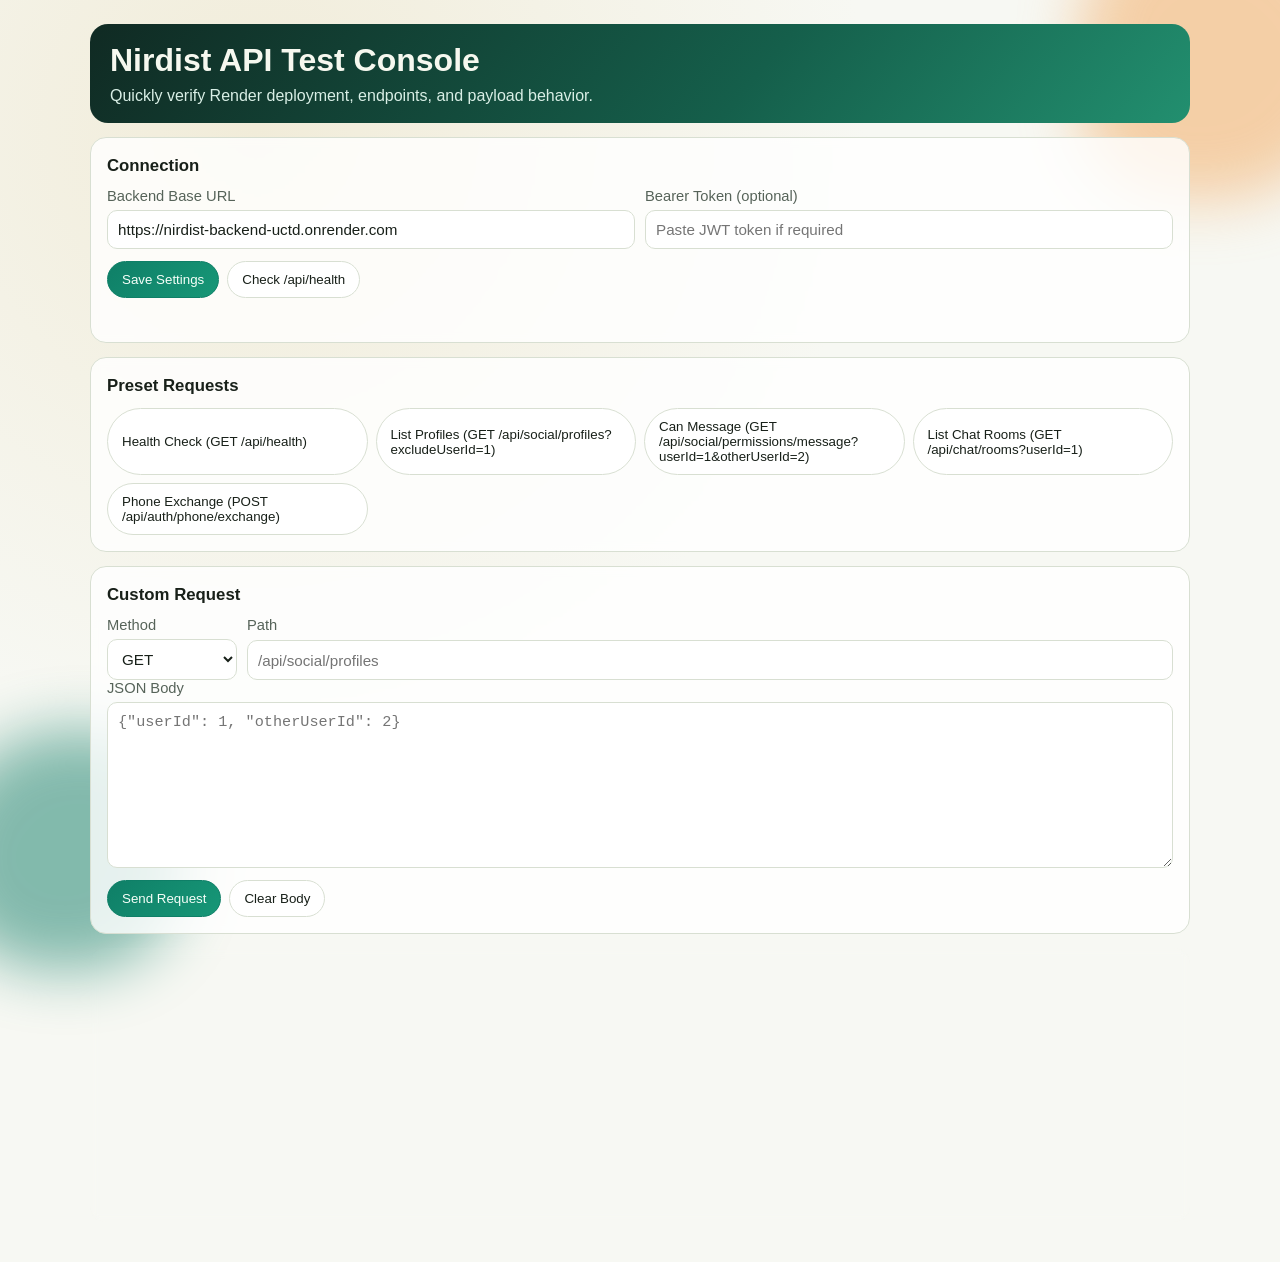
<file: web-test/index.html>
<!doctype html>
<html lang="en">
<head>
  <meta charset="UTF-8" />
  <meta name="viewport" content="width=device-width, initial-scale=1.0" />
  <title>Nirdist API Test Console</title>
  <link rel="stylesheet" href="styles.css" />
</head>
<body>
  <div class="bg-shape bg-shape-a"></div>
  <div class="bg-shape bg-shape-b"></div>

  <main class="container">
    <header class="hero">
      <h1>Nirdist API Test Console</h1>
      <p>Quickly verify Render deployment, endpoints, and payload behavior.</p>
    </header>

    <section class="panel settings">
      <h2>Connection</h2>
      <div class="grid">
        <label>
          Backend Base URL
          <input id="baseUrl" type="url" placeholder="https://nirdist-backend-uctd.onrender.com" />
        </label>
        <label>
          Bearer Token (optional)
          <input id="bearerToken" type="text" placeholder="Paste JWT token if required" />
        </label>
      </div>
      <div class="actions">
        <button id="saveSettings" class="btn btn-primary">Save Settings</button>
        <button id="checkHealth" class="btn">Check /api/health</button>
      </div>
      <p id="settingsMsg" class="note"></p>
    </section>

    <section class="panel presets">
      <h2>Preset Requests</h2>
      <div id="presetButtons" class="preset-grid"></div>
    </section>

    <section class="panel runner">
      <h2>Custom Request</h2>
      <div class="grid custom-grid">
        <label>
          Method
          <select id="method">
            <option>GET</option>
            <option>POST</option>
            <option>PUT</option>
            <option>PATCH</option>
            <option>DELETE</option>
          </select>
        </label>
        <label>
          Path
          <input id="path" type="text" placeholder="/api/social/profiles" />
        </label>
      </div>
      <label>
        JSON Body
        <textarea id="body" rows="8" placeholder='{"userId": 1, "otherUserId": 2}'></textarea>
      </label>
      <div class="actions">
        <button id="sendRequest" class="btn btn-primary">Send Request</button>
        <button id="clearBody" class="btn">Clear Body</button>
      </div>
    </section>

    <section class="panel response">
      <h2>Response</h2>
      <div class="meta" id="responseMeta">No request sent yet.</div>
      <pre id="responseOutput" class="output">Ready.</pre>
    </section>
  </main>

  <script src="app.js"></script>
</body>
</html>
</file>
<file: web-test/styles.css>
:root {
  --bg: #f7f8f3;
  --panel: #ffffffcc;
  --ink: #182019;
  --muted: #566359;
  --line: #d8dfd2;
  --brand: #0e7c66;
  --brand-2: #f2a65a;
  --danger: #b42318;
}

* {
  box-sizing: border-box;
}

body {
  margin: 0;
  min-height: 100vh;
  color: var(--ink);
  background: radial-gradient(circle at 20% 10%, #f1ecd9 0%, var(--bg) 40%),
              radial-gradient(circle at 80% 80%, #d8f0e8 0%, transparent 35%);
  font-family: "Segoe UI", "Trebuchet MS", sans-serif;
}

.bg-shape {
  position: fixed;
  z-index: -1;
  filter: blur(30px);
  opacity: 0.5;
}

.bg-shape-a {
  width: 280px;
  height: 280px;
  background: #f2a65a;
  top: -80px;
  right: -80px;
  border-radius: 45% 55% 60% 40%;
}

.bg-shape-b {
  width: 240px;
  height: 240px;
  background: #0e7c66;
  bottom: -70px;
  left: -60px;
  border-radius: 62% 38% 47% 53%;
}

.container {
  width: min(1100px, 92vw);
  margin: 24px auto 40px;
  display: grid;
  gap: 14px;
}

.hero {
  padding: 18px 20px;
  background: linear-gradient(130deg, #102a23 0%, #155f4b 60%, #228f6f 100%);
  color: #f6f8ef;
  border-radius: 18px;
  animation: fadeIn 350ms ease;
}

.hero h1 {
  margin: 0;
  font-size: clamp(1.4rem, 2.5vw, 2rem);
}

.hero p {
  margin: 8px 0 0;
  color: #d9efe6;
}

.panel {
  background: var(--panel);
  backdrop-filter: blur(4px);
  border: 1px solid var(--line);
  border-radius: 16px;
  padding: 16px;
  animation: riseIn 260ms ease;
}

h2 {
  margin: 2px 0 12px;
  font-size: 1.05rem;
}

.grid {
  display: grid;
  grid-template-columns: repeat(2, minmax(0, 1fr));
  gap: 10px;
}

.custom-grid {
  grid-template-columns: 130px 1fr;
}

label {
  display: grid;
  gap: 6px;
  font-size: 0.92rem;
  color: var(--muted);
}

input,
select,
textarea {
  width: 100%;
  border: 1px solid var(--line);
  border-radius: 10px;
  padding: 10px;
  font-size: 0.95rem;
  color: var(--ink);
  background: #fff;
}

textarea {
  font-family: Consolas, "Courier New", monospace;
}

.actions {
  margin-top: 12px;
  display: flex;
  flex-wrap: wrap;
  gap: 8px;
}

.btn {
  border: 1px solid var(--line);
  background: #fff;
  color: var(--ink);
  padding: 10px 14px;
  border-radius: 999px;
  cursor: pointer;
  transition: transform 120ms ease, box-shadow 120ms ease;
}

.btn:hover {
  transform: translateY(-1px);
  box-shadow: 0 4px 12px #00000012;
}

.btn-primary {
  border-color: #0f7f67;
  background: linear-gradient(135deg, #0f7f67 0%, #179777 100%);
  color: #f6fff9;
}

.preset-grid {
  display: grid;
  grid-template-columns: repeat(auto-fit, minmax(230px, 1fr));
  gap: 8px;
}

.preset {
  text-align: left;
}

.note {
  margin: 8px 0 0;
  color: var(--muted);
  min-height: 20px;
}

.meta {
  margin-bottom: 8px;
  color: var(--muted);
}

.output {
  margin: 0;
  border: 1px solid var(--line);
  border-radius: 10px;
  background: #111915;
  color: #e9f2ed;
  padding: 12px;
  min-height: 180px;
  max-height: 420px;
  overflow: auto;
  font-family: Consolas, "Courier New", monospace;
  font-size: 0.9rem;
}

.ok {
  color: #087f5b;
}

.err {
  color: var(--danger);
}

@keyframes riseIn {
  from { transform: translateY(8px); opacity: 0; }
  to { transform: translateY(0); opacity: 1; }
}

@keyframes fadeIn {
  from { opacity: 0; }
  to { opacity: 1; }
}

@media (max-width: 820px) {
  .grid,
  .custom-grid {
    grid-template-columns: 1fr;
  }
}
</file>
